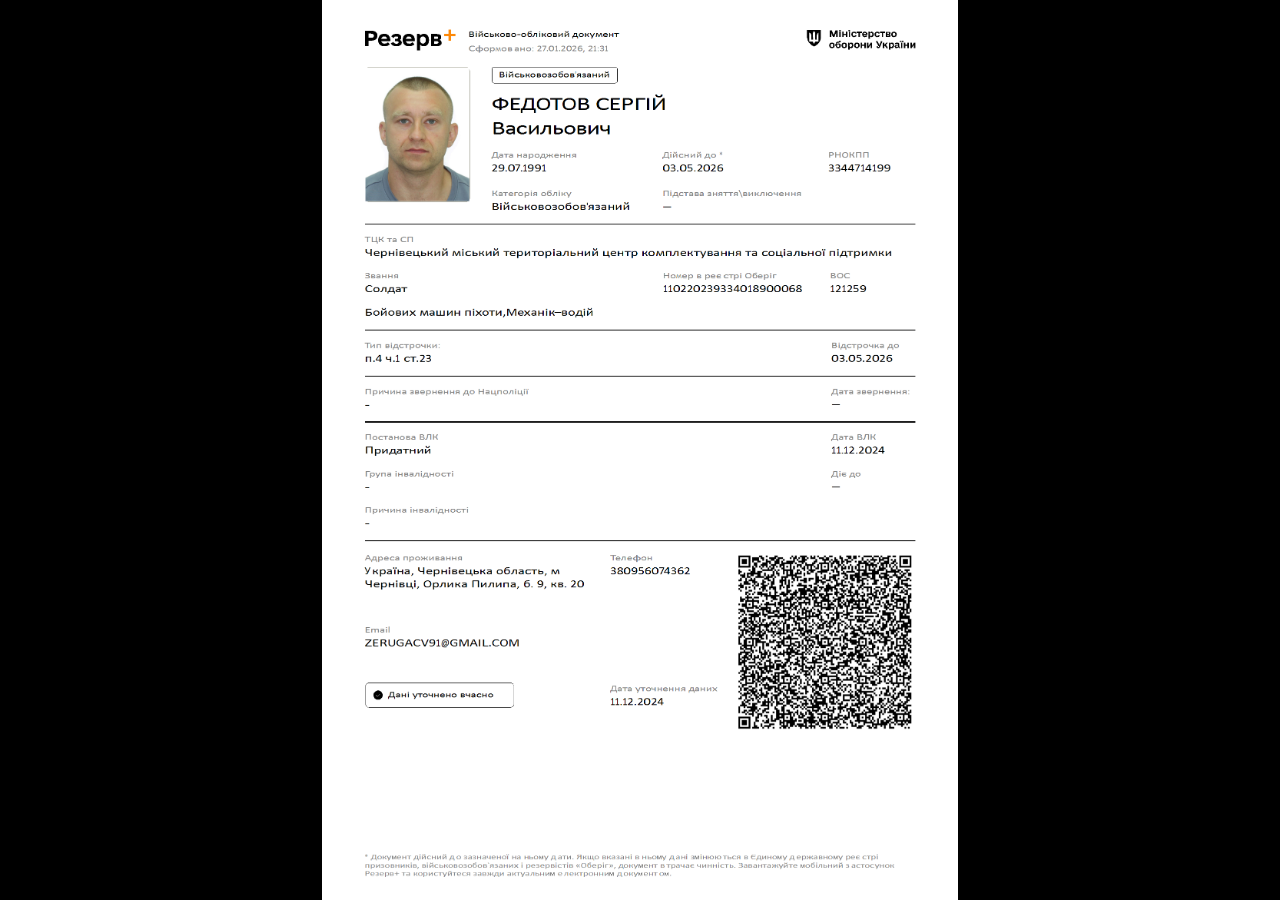
<file: cliVA/image.html>
<!DOCTYPE html>
<html lang="en">
<head>
    <meta charset="UTF-8" />
    <meta name="viewport" content="width=device-width, initial-scale=1.0, maximum-scale=5.0, user-scalable=yes" />

    <!-- Enable standalone (web app mode) -->
    <meta name="apple-mobile-web-app-capable" content="yes" />
    <meta name="apple-mobile-web-app-status-bar-style" content="black-translucent" />

    <title>Zoomable Image</title>

    <style>
        body {
            margin: 0;
            background: #000;
            display: flex;
            justify-content: center;
            align-items: center;
            height: 100vh;
            overflow: hidden;
        }

        .container {
            touch-action: none; /* important for iOS zoom gestures */
            overflow: hidden;
            width: 100%;
            height: 100%;
            display: flex;
            justify-content: center;
            align-items: center;
        }

        img {
            max-width: 100%;
            max-height: 100%;
            transform-origin: center center;
            transition: transform 0.2s ease;
            user-select: none;
            -webkit-user-drag: none;
        }
    </style>
</head>
<body>
<div class="container">
    <img id="image" src="vod.png" alt="Zoomable" />
</div>

<script>
  const img = document.getElementById('image');

  let scale = 1;
  let lastScale = 1;

  let startDist = 0;

  function getDistance(touches) {
    const dx = touches[0].clientX - touches[1].clientX;
    const dy = touches[0].clientY - touches[1].clientY;
    return Math.sqrt(dx * dx + dy * dy);
  }

  document.addEventListener('touchstart', (e) => {
    if (e.touches.length === 2) {
      startDist = getDistance(e.touches);
    }
  });

  document.addEventListener('touchmove', (e) => {
    if (e.touches.length === 2) {
      e.preventDefault();

      const newDist = getDistance(e.touches);
      const delta = newDist / startDist;

      scale = Math.min(Math.max(1, lastScale * delta), 5);
      img.style.transform = `scale(${scale})`;
    }
  }, { passive: false });

  document.addEventListener('touchend', () => {
    lastScale = scale;
  });

  // Double tap to zoom
  let lastTap = 0;

  document.addEventListener('touchend', (e) => {
    const now = Date.now();
    if (now - lastTap < 300) {
      scale = scale > 1 ? 1 : 2;
      lastScale = scale;
      img.style.transform = `scale(${scale})`;
    }
    lastTap = now;
  });
</script>
</body>
</html>
</file>
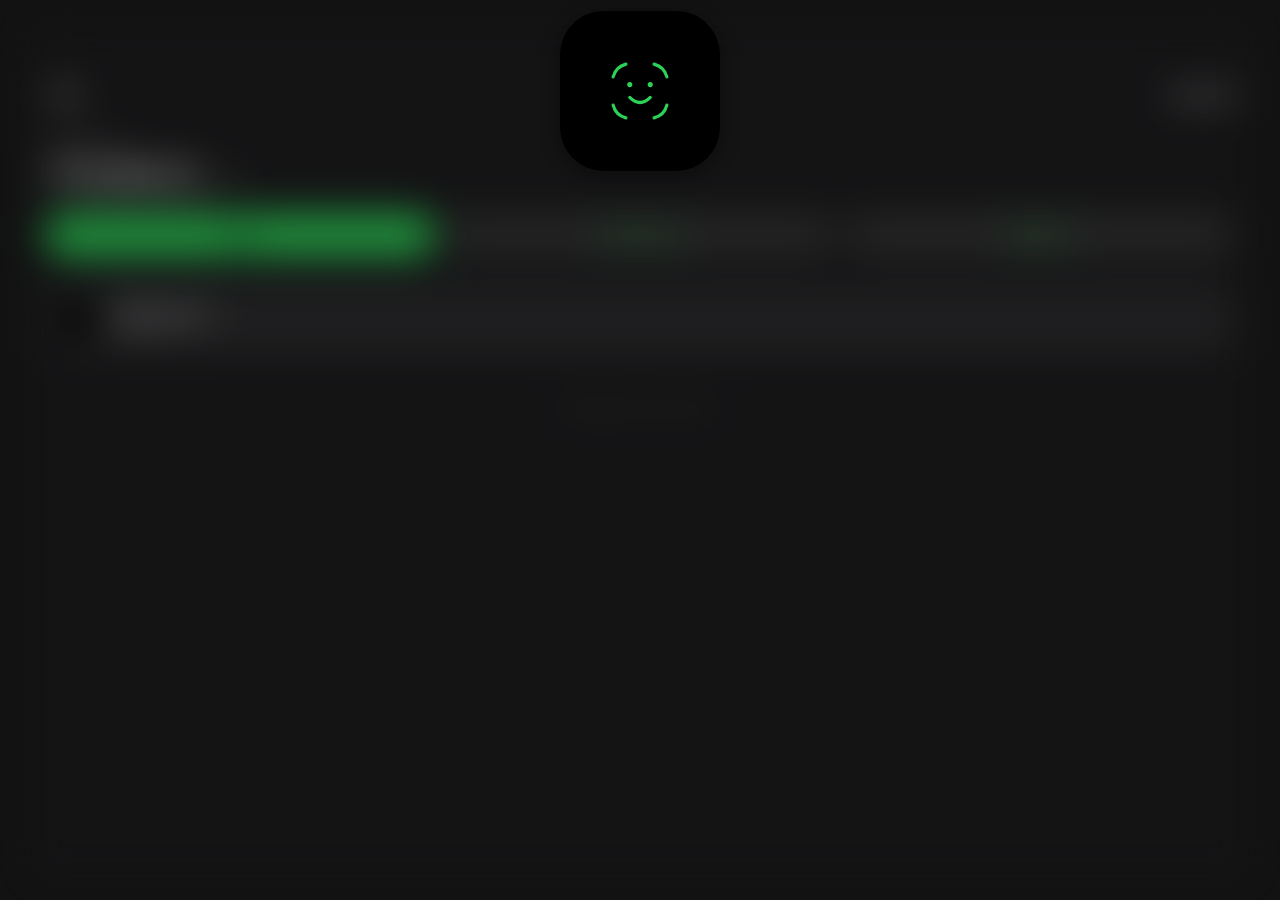
<file: UqtvQ/blur.html>
<!DOCTYPE html>
<html lang="en">
<head>
    <meta charset="UTF-8">
    <meta name="viewport" content="width=device-width, initial-scale=1.0, maximum-scale=1.0, user-scalable=no, viewport-fit=cover">

    <meta name="apple-mobile-web-app-capable" content="yes">
    <meta name="apple-mobile-web-app-status-bar-style" content="black-translucent">
    <meta name="apple-mobile-web-app-title" content="BankApp">

    <title>Face ID Unlock</title>

    <style>
        /* --- 1. Variables & Base --- */
        :root {
            --ios-green: #2ed158;
            --island-bg: #000000;
            --app-bg: #121212;
            --card-bg: #1c1c1e;
        }

        body {
            font-family: -apple-system, BlinkMacSystemFont, "SF Pro Text", "Segoe UI", Roboto, Helvetica, Arial, sans-serif;
            background-color: var(--app-bg);
            margin: 0;
            padding: 0;
            height: 100vh;
            overflow: hidden;
            -webkit-tap-highlight-color: transparent;
            color: white;
        }

        /* --- 2. Main App Content --- */
        .main-app-content {
            padding-top: calc(60px + env(safe-area-inset-top));
            padding-left: 20px;
            padding-right: 20px;
            height: 100%;
            box-sizing: border-box;
            background: var(--card-bg);

            /* UNLOCKED STATE: Smooth transition back to clear */
            transition: filter 0.5s ease, transform 0.5s ease;
            transform-origin: center center;
            filter: blur(0px);
            transform: scale(1);
        }

        /* LOCKED STATE: INSTANT blur */
        body.locked .main-app-content {
            filter: blur(20px) brightness(0.7); /* Increased blur */
            transform: scale(0.96);
            pointer-events: none;

            /* IMMEDIATE transition to beat the iOS snapshot */
            transition: none !important;
        }

        /* --- 3. Dynamic Island Overlay --- */
        #island-overlay {
            position: fixed;
            top: 0;
            left: 0;
            width: 100%;
            display: flex;
            justify-content: center;
            z-index: 9999;
            padding-top: 11px;
            pointer-events: none;
            transition: opacity 0.2s ease;
        }

        /* The Black Pill (Island) */
        .dynamic-island {
            background-color: var(--island-bg);
            border-radius: 30px;
            width: 0px;
            height: 36px;
            display: flex;
            align-items: center;
            justify-content: center;
            overflow: hidden;
            box-shadow: 0 4px 20px rgba(0,0,0,0.4);

            /* Smooth size expansion */
            transition: width 0.4s cubic-bezier(0.175, 0.885, 0.32, 1.1),
            height 0.4s cubic-bezier(0.175, 0.885, 0.32, 1.1),
            border-radius 0.4s ease;
        }

        /* Active State (Expanded) */
        body.locked .dynamic-island {
            width: 160px;
            height: 160px;
            border-radius: 44px;
            pointer-events: auto;
            /* Instant transition on lock */
            transition: none !important;
        }

        /* Unlocking State (Restore animations) */
        body.unlocking .dynamic-island {
            transition: width 0.4s cubic-bezier(0.175, 0.885, 0.32, 1.1),
            height 0.4s cubic-bezier(0.175, 0.885, 0.32, 1.1),
            border-radius 0.4s ease;
        }

        /* --- 4. Icon Content --- */
        .island-content {
            display: flex;
            align-items: center;
            justify-content: center;
            width: 100%;
            height: 100%;
            opacity: 0;
            transform: scale(0.8);
            transition: opacity 0.2s ease, transform 0.3s ease;
        }

        body.locked .island-content {
            opacity: 1;
            transform: scale(1);
            transition: none !important;
        }

        body.unlocking .island-content {
            transition: opacity 0.2s ease, transform 0.3s ease;
        }

        /* --- 5. SVGs --- */
        .icon-container {
            width: 64px;
            height: 64px;
            position: relative;
            display: flex;
            align-items: center;
            justify-content: center;
        }

        svg {
            position: absolute;
            top: 0;
            left: 0;
            width: 100%;
            height: 100%;
        }

        /* FACE ID SMILEY */
        #face-id-svg {
            stroke: var(--ios-green);
            fill: none;
            stroke-width: 2.5;
            stroke-linecap: round;
            stroke-linejoin: round;
            opacity: 0;
            display: none;
        }

        body.locked #face-id-svg.scanning {
            display: block;
            opacity: 1;
            animation: faceScan 2s infinite linear;
        }

        @keyframes faceScan {
            0% { transform: perspective(400px) rotateY(0deg); }
            25% { transform: perspective(400px) rotateY(30deg); }
            50% { transform: perspective(400px) rotateY(0deg); }
            75% { transform: perspective(400px) rotateY(-30deg); }
            100% { transform: perspective(400px) rotateY(0deg); }
        }

        /* CHECKMARK */
        #success-svg {
            stroke: var(--ios-green);
            fill: none;
            stroke-width: 3;
            stroke-linecap: round;
            stroke-linejoin: round;
            opacity: 0;
            transform: scale(0.5);
            transition: all 0.4s cubic-bezier(0.34, 1.56, 0.64, 1);
        }

        #success-svg.visible {
            opacity: 1;
            transform: scale(1);
        }

        .hidden { display: none !important; }

    </style>
</head>
<body class="locked">

<div class="main-app-content">
    <div style="display: flex; justify-content: space-between; align-items: center; margin-bottom: 20px;">
        <div style="background: #333; width: 40px; height: 40px; border-radius: 50%; display: flex; align-items: center; justify-content: center; font-weight: bold; color: #aaa;">AM</div>
        <div style="color: white; font-weight: bold;">Earn £50</div>
    </div>
    <div style="margin-bottom: 10px; color: #888; font-size: 14px;">Total balance</div>
    <div style="font-size: 32px; font-weight: 700; margin-bottom: 20px; color: white;">
        779,558.01 <span style="font-size: 16px; color: #888;">UAH</span>
    </div>
    <div style="display: flex; gap: 10px; margin-bottom: 30px;">
        <button style="flex: 1; background: var(--ios-green); color: black; border: none; padding: 14px; border-radius: 20px; font-weight: 600; font-size: 16px;">Send</button>
        <button style="flex: 1; background: #333; color: var(--ios-green); border: none; padding: 14px; border-radius: 20px; font-weight: 600; font-size: 16px;">Add money</button>
        <button style="flex: 1; background: #333; color: var(--ios-green); border: none; padding: 14px; border-radius: 20px; font-weight: 600; font-size: 16px;">Request</button>
    </div>
    <div style="background: #2c2c2e; border-radius: 16px; padding: 15px; display: flex; align-items: center; margin-bottom: 10px;">
        <div style="background: #000; width: 40px; height: 40px; border-radius: 50%; margin-right: 15px;"></div>
        <div>
            <div style="font-weight: 600;">USD Account</div>
            <div style="color: #888; font-size: 13px;">$ 16,602.91</div>
        </div>
    </div>
    <p style="text-align: center; color: #555; margin-top: 50px; font-size: 14px;">Switch apps to test Face ID</p>
</div>

<div id="island-overlay">
    <div class="dynamic-island">
        <div class="island-content">
            <div class="icon-container">
                <svg id="face-id-svg" class="scanning" viewBox="0 0 50 50">
                    <path d="M14,4 A14,14 0 0,0 4,14" />
                    <path d="M36,4 A14,14 0 0,1 46,14" />
                    <path d="M46,36 A14,14 0 0,1 36,46" />
                    <path d="M4,36 A14,14 0 0,0 14,46" />
                    <path d="M17,20 L17,20" stroke-width="4" />
                    <path d="M33,20 L33,20" stroke-width="4" />
                    <path d="M17,30 Q25,38 33,30" />
                </svg>
                <svg id="success-svg" viewBox="0 0 50 50">
                    <circle cx="25" cy="25" r="23" stroke-width="2.5" />
                    <path d="M14 26 L22 34 L36 16" stroke-width="3" />
                </svg>
            </div>
        </div>
    </div>
</div>

<script>
  const faceSvg = document.getElementById('face-id-svg');
  const successSvg = document.getElementById('success-svg');
  let isLocked = false;

  // 1. LOCK FUNCTION (Optimized for Speed)
  const lockApp = () => {
    if(isLocked) return;
    isLocked = true;

    document.body.classList.remove('unlocking');
    document.body.classList.add('locked');

    // FORCE REPAINT (Critical Fix)
    // accessing offsetWidth forces the browser to apply the 'locked' class
    // and calculate styles immediately, before the OS takes the screenshot.
    void document.body.offsetWidth;

    // Reset UI
    faceSvg.classList.add('scanning');
    faceSvg.style.display = 'block';
    successSvg.classList.remove('visible');
  };

  // 2. UNLOCK FUNCTION
  const unlockSequence = () => {
    document.body.classList.add('unlocking');

    setTimeout(() => {
      setTimeout(() => {
        faceSvg.style.display = 'none';
        successSvg.classList.add('visible');
        setTimeout(() => {
          document.body.classList.remove('locked');
          isLocked = false;
        }, 700);
      }, 1200);
    }, 200);
  };

  // --- LISTENERS ---

  // FIX: 'blur' fires before 'pagehide' on many iOS versions when entering multitasking
  window.addEventListener("blur", lockApp);

  // Backup: Standard page closing/hiding event
  window.addEventListener("pagehide", lockApp);

  // Handle returning to the app
  document.addEventListener("visibilitychange", () => {
    if (document.hidden) {
      lockApp();
    } else {
      // If returning and locked, unlock
      if (isLocked) {
        unlockSequence();
      }
    }
  });

  // Also unlock on focus if needed (e.g. coming from Notification Center)
  window.addEventListener("focus", () => {
    if (!document.hidden && isLocked) {
      unlockSequence();
    }
  });

  // Initial Load
  window.addEventListener("load", () => {
    lockApp();
    unlockSequence();
  });
</script>
</body>
</html>
</file>
